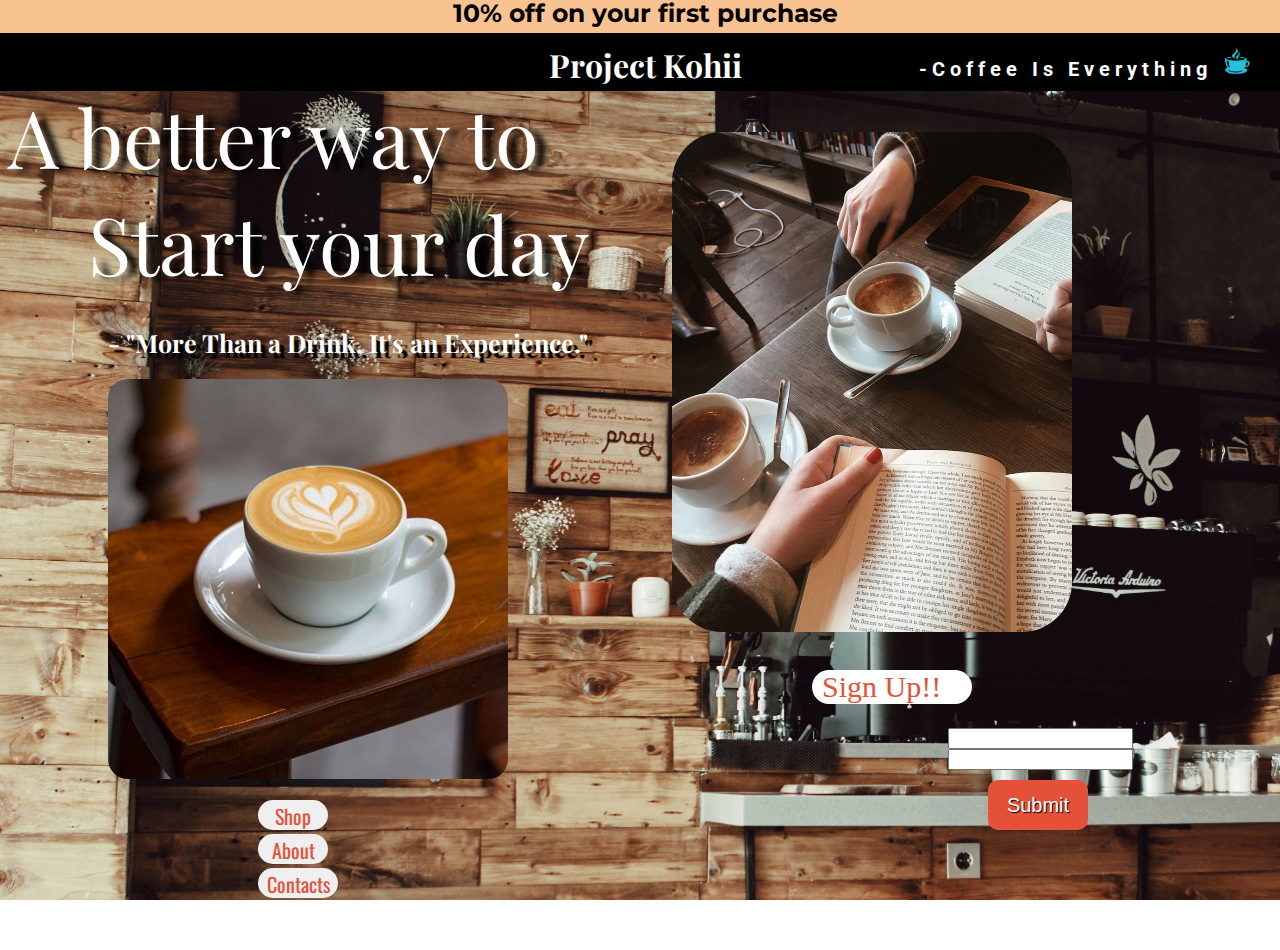
<file: index.html>
<!DOCTYPE html>

<html>


    <head>

        <title>Project Kohii</title>
        <link rel="stylesheet" href="style.css">
        <link rel="icon" href="Props.jpg">
    </head>
    
    <body>
        <h1 class="head">10% off on your first purchase</h1>
        <h1 class="black-box">Project Kohii
           <div class="header">-Coffee Is Everything
                <span class="image"><img  src="coffee-icon-png-13685.png" height="30"></span>
                
            </div>
            
        </h1>
        <img class="photo"src="Coffee aesthetic.jpg" height="500">

        <p class="start">A better way to
    Start your day</p>
    <b><p id="quote">- "More Than a Drink, It's an Experience."
        <img src="Props.jpg" height="400">   
    </p></b>
    <br>
         <p class="nav"> <button class="shop"><a href="shop.html">Shop</a></button><br><button class="about"><a href="about.html"> About</a> </button><br> <button class="contacts"><a href="contacts.html"> Contacts</a></button></p>
        
         <p class="sign_up">Sign Up!!</p><br>

             <div class="sign">
            <input type="email" minlength="3" maxlength="20" required><br>
            <input type="password" minlength="3" maxlength="20" required><br>
            <button class="submit">Submit</button>
            </div>
        


    </body>













</html>
</file>
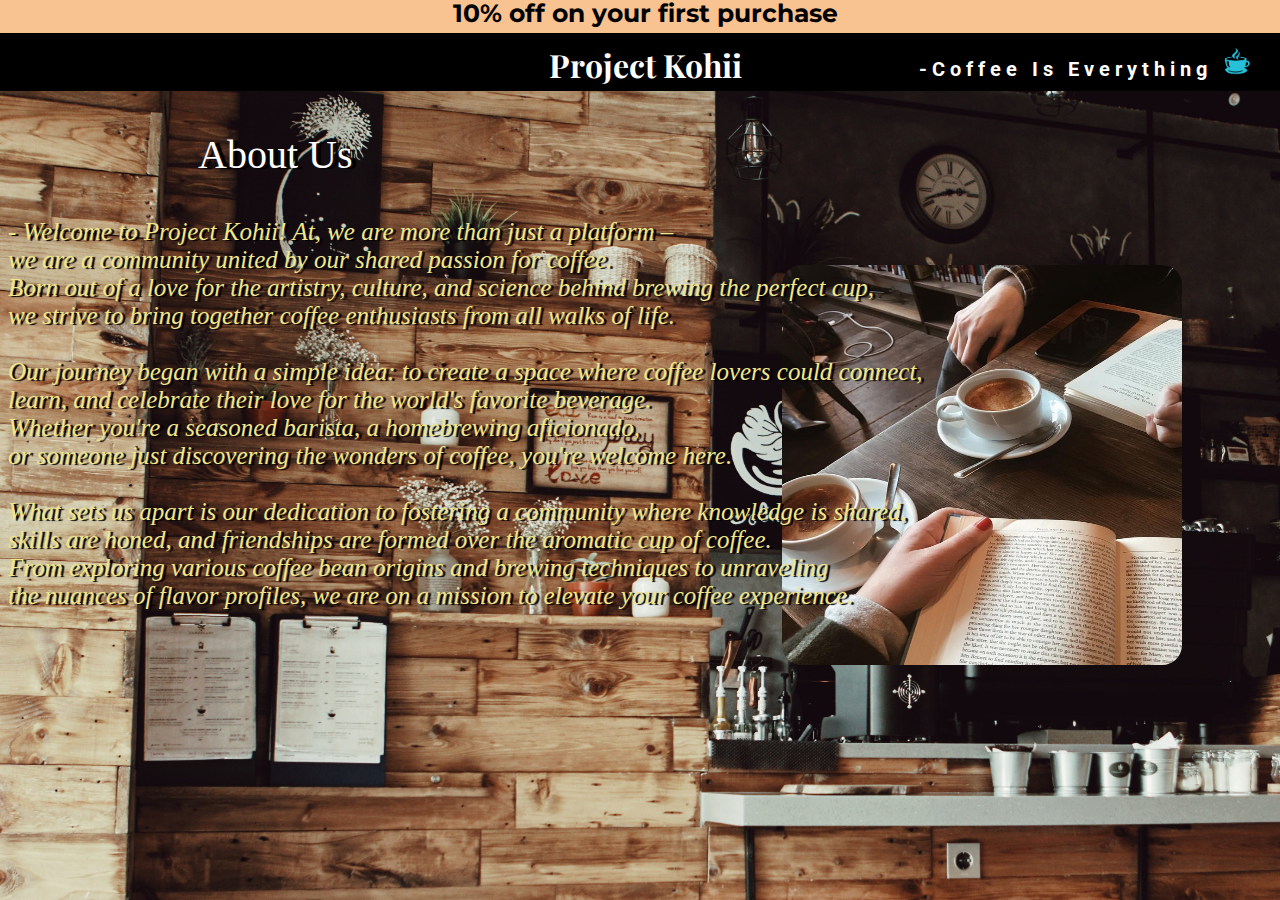
<file: about.html>
<!DOCTYPE html>

<html>

    <head>
        <title>Project Kohii</title>
        <link rel="stylesheet" href="about.css">
        <link rel="icon" href="Props.jpg">
    </head>


    <body>
        <h1 class="head">10% off on your first purchase</h1>
        <h1 class="black-box">Project Kohii
           <div class="header">-Coffee Is Everything
                <span class="image"><img  src="coffee-icon-png-13685.png" height="30"></span>
           </h1>
            </div>

            <p class="paragraph">About Us </p>
            <p class="about_us"> - Welcome to Project Kohii!

                At, we are more than just a platform – <br>we are a community united by our shared passion for coffee. <br>Born out of a love for the artistry, culture, and science behind brewing the perfect cup, <br>we strive to bring together coffee enthusiasts from all walks of life.<br><br>
                Our journey began with a simple idea: to create a space where coffee lovers could connect, <br>learn, and celebrate their love for the world's favorite beverage.<br> Whether you're a seasoned barista, a homebrewing aficionado,<br> or someone just discovering the wonders of coffee, you're welcome here.<br><br>

                What sets us apart is our dedication to fostering a community where knowledge is shared,<br> skills are honed, and friendships are formed over the aromatic cup of coffee.<br> From exploring various coffee bean origins and brewing techniques to unraveling<br> the nuances of flavor profiles, we are on a mission to elevate your coffee experience.
            </p>
            <img class="sidepic" src="Coffee aesthetic.jpg" height="400" width="400">

    </body>


</html>
</file>
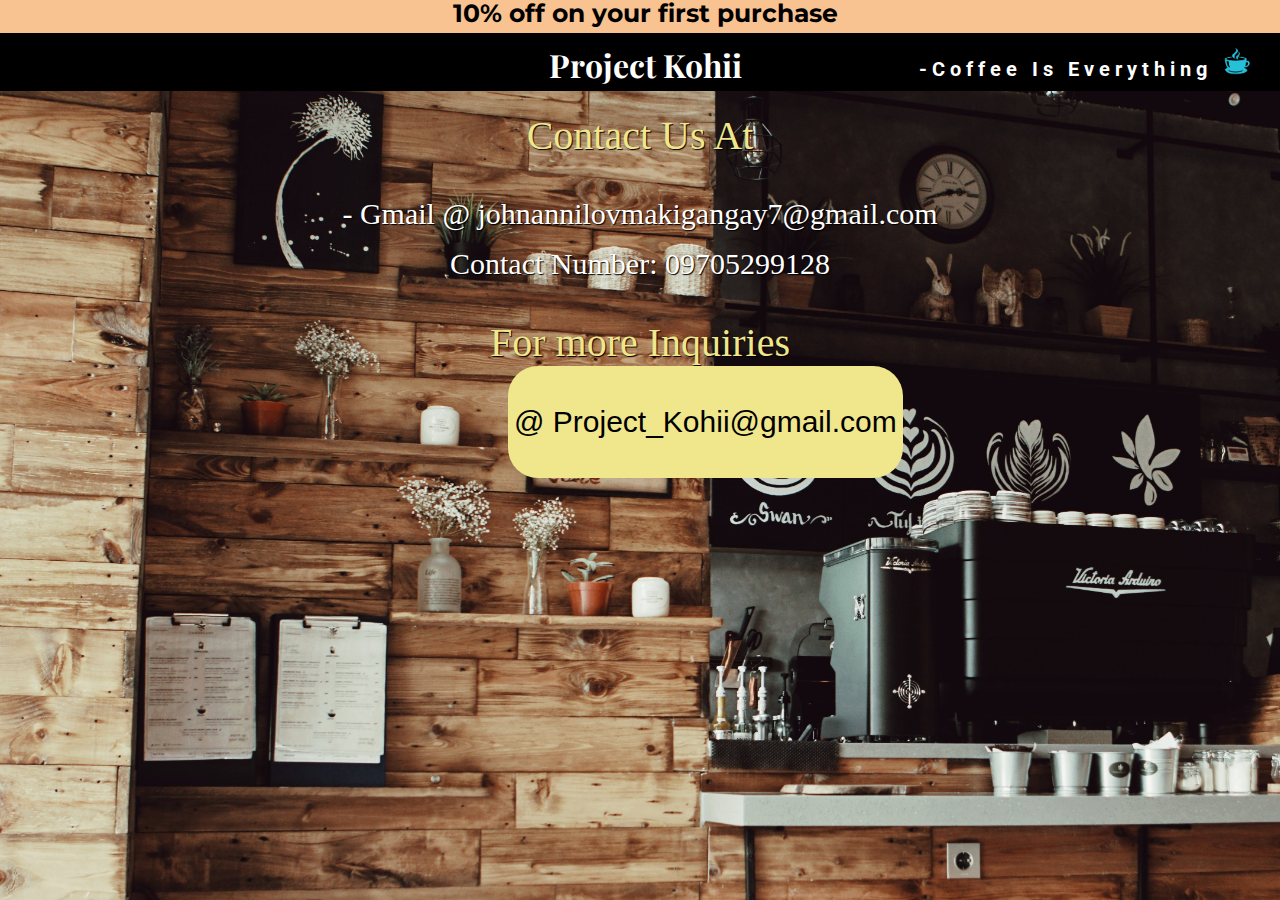
<file: contacts.html>
<!DOCTYPE html>

<html>

<html>
    <head>
             <title>Project Kohii</title>
            <link rel="stylesheet" href="contacts.css">
            <link rel="icon" href="Props.jpg">
    </head>

    <body>
        <h1 class="head">10% off on your first purchase</h1>
        <h1 class="black-box">Project Kohii
           <div class="header">-Coffee Is Everything
                <span class="image"><img  src="coffee-icon-png-13685.png" height="30"></span>
           </h1>
            </div>
            <div class="contact">
                Contact Us At
            </div>
            <p id="contact_us">- Gmail @ johnannilovmakigangay7@gmail.com<br>
                Contact Number: 09705299128<br>
                <div class="inquire">
                    For more Inquiries <br>
                </div>
              <button> <p> @ Project_Kohii@gmail.com</p></button>
            </p>


    </body>





</html>









</html>
</file>
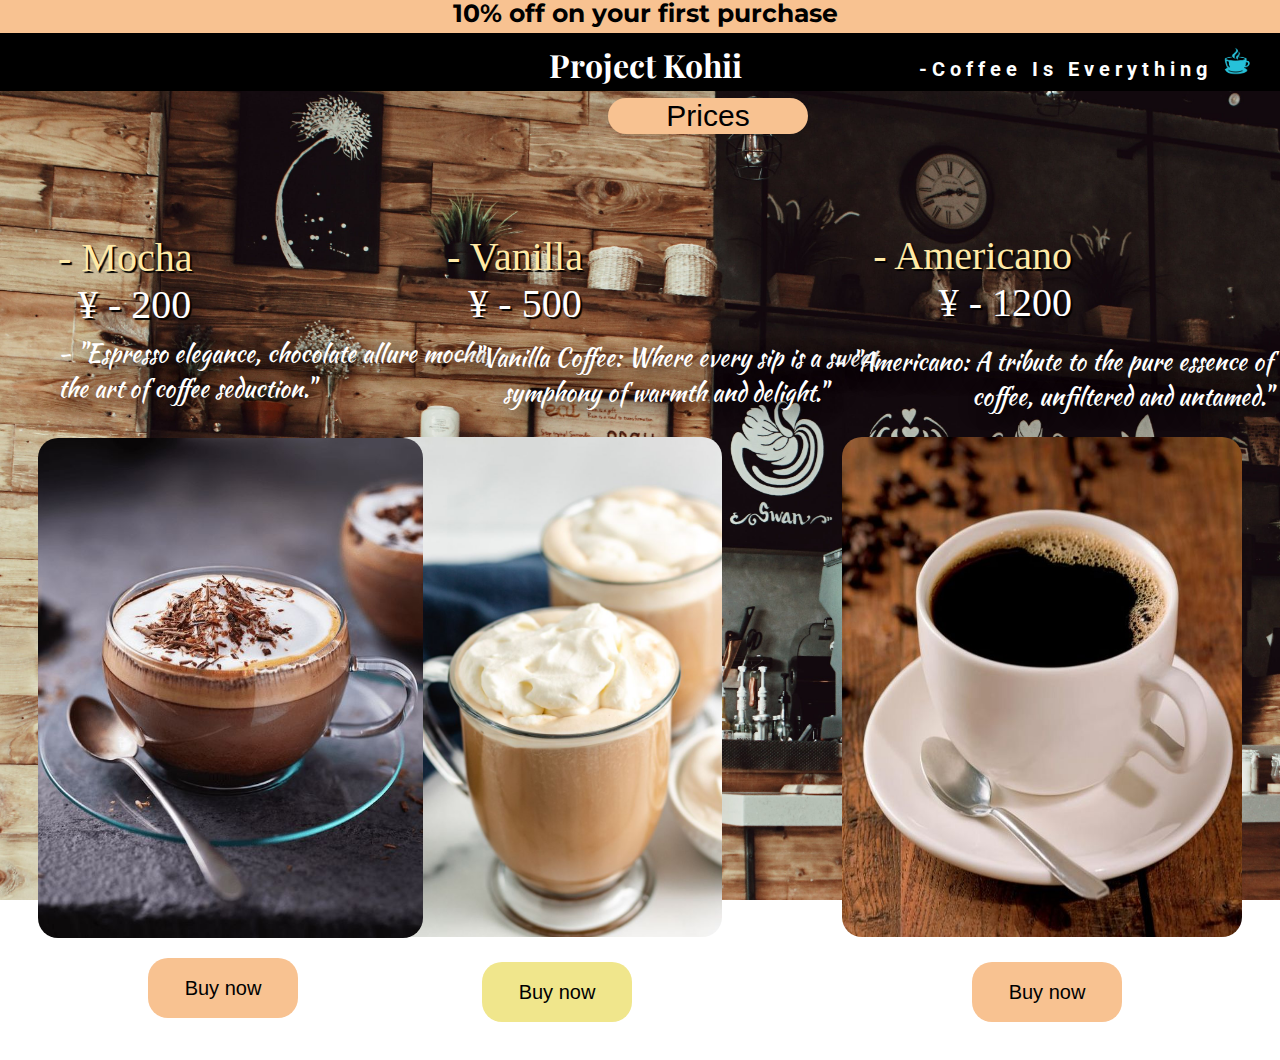
<file: shop.html>
<!DOCTYPE html>


<html>

    <head>

        <title>Project Kohii</title>
        <link rel="stylesheet" href="shop.css">
        <link rel="icon" href="Props.jpg">
    </head>

    <body>
        <h1 class="head">10% off on your first purchase</h1>
        <h1 class="black-box">Project Kohii
           <div class="header">-Coffee Is Everything
                <span class="image"><img  src="coffee-icon-png-13685.png" height="30"></span>
           </h1>
            </div>

            <button class="price">Prices</button>


            <div id="prices">
                <p>- Mocha <br>
                <span class="price1">&yen; - 200</span><br>
                
                
                </p>

                    <div class="container1"> 
                        <p>- Vanilla <br>
                            <span class="price1">&yen; - 500</span>
                </p> 
                            </div>

                            <div class="container2"> 
                                <p>- Americano <br>
                                    <span class="price1">&yen; - 1200</span>
                        </p> 
                                    </div>
            </div>
            <div class="quotess">
            <p>- "Espresso elegance, chocolate allure mocha,<br> the art of coffee seduction."</p>
            <p id="vanilla_quote">- "Vanilla Coffee: Where every sip is a sweet<br> symphony of warmth and delight."</p>
            <p id="americano_quote">- "Americano: A tribute to the pure essence of<br> coffee, unfiltered and untamed."</p>

            </div>


                <div class="page">
            <img class="mocha" src="mocha.jpg" height="500">
            <p><button class="b1">Buy now</button></p><br>
            <img class="vanilla"src="Vanilla.jpg" height="500">
            <button class="b2">Buy now</button>
            <img class="americano" src="Americano.jpg" height="500" width="400">
            <button class="b3">Buy now</button>
                    </div>
           
            
    </body>







</html>
</file>
<file: style.css>
@import url('https://fonts.googleapis.com/css2?family=Exo+2:wght@300&family=Kalnia:wght@300&family=Lato:wght@700&family=Oswald:wght@400;600&family=Rubik+Doodle+Shadow&display=swap');
@import url('https://fonts.googleapis.com/css2?family=Exo+2:wght@300&family=Kalnia:wght@300&family=Lato:wght@700&family=Oswald:wght@400;600&family=Roboto:wght@300&family=Rubik+Doodle+Shadow&display=swap');
@import url('https://fonts.googleapis.com/css2?family=Exo+2:wght@300&family=Kalnia:wght@300&family=Lato:wght@700&family=Oswald&family=Playfair+Display&family=Roboto:wght@300&family=Rubik+Doodle+Shadow&display=swap');
@import url('https://fonts.googleapis.com/css2?family=DM+Serif+Display:ital@1&family=Exo+2:wght@300&family=Kalnia:wght@300&family=Lato:wght@700&family=Oswald&family=Playfair+Display&family=Roboto:wght@300&family=Rubik+Doodle+Shadow&display=swap');
@import url('https://fonts.googleapis.com/css2?family=DM+Serif+Display:ital@1&family=Exo+2:wght@300&family=Kalnia:wght@300&family=Lato:wght@700&family=Montserrat:wght@100&family=Oswald&family=Playfair+Display&family=Roboto:wght@300&family=Rubik+Doodle+Shadow&display=swap');
body{
    background-image: url('background.jpg');
    background-size: cover;
    background-repeat: no-repeat;
    background-attachment: fixed;
}
h1{
    color: white;
    margin-top: -10px;
    margin-left: -10px;
    margin-right: -10px;
    padding-top: 10px;
    padding-bottom: 10px;
    padding-left: 10px;
    font-family: 'Playfair Display';
    background-color: black;
    text-align: center;
   
}
p{
    font-size: 20px;
    color: white;
    margin-top: -30px;
}

.photo{
    float: right;
    margin-right: 200px;
    border-radius: 50px;
}
ol{
    padding-left: 300px;
}
.header{
    color: white;
    text-align: center;
    font-family: 'Roboto';
    font-size: 20px;
    letter-spacing: 5px;
    margin-top: -60px;
    text-align: right;
    padding-right: 30px;
}
.start{
    white-space: pre;
    font-size: 80px;
    font-family: 'Oswald';
    text-shadow: 10px 3px 6px black;
    font-family: 'Playfair Display';
}
#quote{
    font-size: 25px;
    padding-left: 100px;
    margin-top: -50px;
    font-family: 'Playfair Display';
    text-shadow: 5px 5px 1px black;    
}
img{
    border-radius: 20px;
    margin-top: 20px;
}
.head{
background-color: #f8c291;
margin-bottom: -10px;
padding-top: 0px;
padding-bottom: 15px;
font-size: 25px;
color: black;
font-family: 'Montserrat';
}
.nav{
    font-size: 30px;
    padding-left: 250px;
    
}
.shop,.about,a{
    height: 30px;
    width: 70px;
    font-size: 20px;
    border-radius: 30px;
    font-family: 'Oswald';
    outline: none;
    border: none;
    color: #e55039;
    text-decoration: none;
}
.contacts{
    height: 30px;
    width: 80px;
    font-size: 20px;
    border-radius: 30px;
    font-family: 'Oswald';
    border: none;
    color: #e55039;
}
.shop:hover{
    color: black;
    background-color: khaki;
    
}
.about:hover{
    color: black;
    background-color: khaki;
}
.contacts:hover{
    color: black;
    background-color: khaki;
}

.sign_up{
    font-size: 30px;
    border-style: solid;
    background-color: white;
    width: 150px;
    padding-left: 10px;
    color: #e55039;
    float: right;
    margin-right: 300px;
    margin-top: -260px;
    border: none;
    border-radius: 20px;

}
.sign{
    margin-left: 940px;
    margin-top: -220px;   
}
.submit{
    margin-left: 40px;
    margin-top: 10px;
    font-size: 20px;
    border-radius: 10px;
    width: 100px;
    border: none;
    background-color: #e55039;
    color: white;
    height: 50px;
    text-shadow: 1px 1px 1px black;
    transition: 2s;
}
.submit:hover{
    background-color: aquamarine;
    color:  gray;
    width: 150px;
}
</file>
<file: about.css>
@import url('https://fonts.googleapis.com/css2?family=Exo+2:wght@300&family=Kalnia:wght@300&family=Lato:wght@700&family=Oswald:wght@400;600&family=Rubik+Doodle+Shadow&display=swap');
@import url('https://fonts.googleapis.com/css2?family=Exo+2:wght@300&family=Kalnia:wght@300&family=Lato:wght@700&family=Oswald:wght@400;600&family=Roboto:wght@300&family=Rubik+Doodle+Shadow&display=swap');
@import url('https://fonts.googleapis.com/css2?family=Exo+2:wght@300&family=Kalnia:wght@300&family=Lato:wght@700&family=Oswald&family=Playfair+Display&family=Roboto:wght@300&family=Rubik+Doodle+Shadow&display=swap');
@import url('https://fonts.googleapis.com/css2?family=DM+Serif+Display:ital@1&family=Exo+2:wght@300&family=Kalnia:wght@300&family=Lato:wght@700&family=Oswald&family=Playfair+Display&family=Roboto:wght@300&family=Rubik+Doodle+Shadow&display=swap');
@import url('https://fonts.googleapis.com/css2?family=DM+Serif+Display:ital@1&family=Exo+2:wght@300&family=Kalnia:wght@300&family=Lato:wght@700&family=Montserrat:wght@100&family=Oswald&family=Playfair+Display&family=Roboto:wght@300&family=Rubik+Doodle+Shadow&display=swap');
@import url('https://fonts.googleapis.com/css2?family=DM+Serif+Display:ital@1&family=Exo+2:wght@300&family=Kalnia:wght@300&family=Kaushan+Script&family=Lato:wght@700&family=Montserrat:wght@100&family=Oswald&family=Playfair+Display&family=Roboto:wght@300&family=Rubik+Doodle+Shadow&display=swap');
@import url('https://fonts.googleapis.com/css2?family=Exo+2:wght@300&family=Kalnia:wght@300&family=Lato:wght@700&family=Oswald:wght@400;600&family=Rubik+Doodle+Shadow&display=swap');
@import url('https://fonts.googleapis.com/css2?family=Exo+2:wght@300&family=Kalnia:wght@300&family=Lato:wght@700&family=Oswald:wght@400;600&family=Roboto:wght@300&family=Rubik+Doodle+Shadow&display=swap');
@import url('https://fonts.googleapis.com/css2?family=Exo+2:wght@300&family=Kalnia:wght@300&family=Lato:wght@700&family=Oswald&family=Playfair+Display&family=Roboto:wght@300&family=Rubik+Doodle+Shadow&display=swap');
@import url('https://fonts.googleapis.com/css2?family=DM+Serif+Display:ital@1&family=Exo+2:wght@300&family=Kalnia:wght@300&family=Lato:wght@700&family=Oswald&family=Playfair+Display&family=Roboto:wght@300&family=Rubik+Doodle+Shadow&display=swap');
@import url('https://fonts.googleapis.com/css2?family=DM+Serif+Display:ital@1&family=Exo+2:wght@300&family=Kalnia:wght@300&family=Lato:wght@700&family=Montserrat:wght@100&family=Oswald&family=Playfair+Display&family=Roboto:wght@300&family=Rubik+Doodle+Shadow&display=swap');
@import url('https://fonts.googleapis.com/css2?family=DM+Serif+Display:ital@1&family=Exo+2:wght@300&family=Kalnia:wght@300&family=Kaushan+Script&family=Lato:wght@700&family=Montserrat:wght@100&family=Oswald&family=Playfair+Display&family=Roboto:wght@300&family=Rubik+Doodle+Shadow&display=swap');
body{
    background-image: url('background.jpg');
    background-size: cover;
    background-repeat: no-repeat;
    background-attachment: fixed;
   
}
h1{
    color: white;
    margin-top: -10px;
    margin-left: -10px;
    margin-right: -10px;
    padding-top: 10px;
    padding-bottom: 10px;
    padding-left: 10px;
    font-family: 'Playfair Display';
    background-color: black;
    text-align: center;
   
}


.header{
    color: white;
    text-align: center;
    font-family: 'Roboto';
    font-size: 20px;
    letter-spacing: 5px;
    margin-top: -60px;
    text-align: right;
    padding-right: 30px;
}

img{
    border-radius: 20px;
    margin-top: 20px;
}
.head{
background-color: #f8c291;
margin-bottom: -10px;
padding-top: 0px;
padding-bottom: 15px;
font-size: 25px;
color: black;
font-family: 'Montserrat';
}
.paragraph{
    font-size: 40px;
    margin-left: 190px;
    text-shadow: 5px 1px 1px black;
    color: white;
}
.about_us{
    font-size: 25px;
    color: khaki;
    font-style: italic; 
    text-shadow: 3px 1px 1px black;
    
}
.sidepic{
    float: right;
    margin-right: 90px;
    margin-top: -370px;
}
</file>
<file: contacts.css>
@import url('https://fonts.googleapis.com/css2?family=Exo+2:wght@300&family=Kalnia:wght@300&family=Lato:wght@700&family=Oswald:wght@400;600&family=Rubik+Doodle+Shadow&display=swap');
@import url('https://fonts.googleapis.com/css2?family=Exo+2:wght@300&family=Kalnia:wght@300&family=Lato:wght@700&family=Oswald:wght@400;600&family=Roboto:wght@300&family=Rubik+Doodle+Shadow&display=swap');
@import url('https://fonts.googleapis.com/css2?family=Exo+2:wght@300&family=Kalnia:wght@300&family=Lato:wght@700&family=Oswald&family=Playfair+Display&family=Roboto:wght@300&family=Rubik+Doodle+Shadow&display=swap');
@import url('https://fonts.googleapis.com/css2?family=DM+Serif+Display:ital@1&family=Exo+2:wght@300&family=Kalnia:wght@300&family=Lato:wght@700&family=Oswald&family=Playfair+Display&family=Roboto:wght@300&family=Rubik+Doodle+Shadow&display=swap');
@import url('https://fonts.googleapis.com/css2?family=DM+Serif+Display:ital@1&family=Exo+2:wght@300&family=Kalnia:wght@300&family=Lato:wght@700&family=Montserrat:wght@100&family=Oswald&family=Playfair+Display&family=Roboto:wght@300&family=Rubik+Doodle+Shadow&display=swap');
@import url('https://fonts.googleapis.com/css2?family=DM+Serif+Display:ital@1&family=Exo+2:wght@300&family=Kalnia:wght@300&family=Kaushan+Script&family=Lato:wght@700&family=Montserrat:wght@100&family=Oswald&family=Playfair+Display&family=Roboto:wght@300&family=Rubik+Doodle+Shadow&display=swap');
@import url('https://fonts.googleapis.com/css2?family=Exo+2:wght@300&family=Kalnia:wght@300&family=Lato:wght@700&family=Oswald:wght@400;600&family=Rubik+Doodle+Shadow&display=swap');
@import url('https://fonts.googleapis.com/css2?family=Exo+2:wght@300&family=Kalnia:wght@300&family=Lato:wght@700&family=Oswald:wght@400;600&family=Roboto:wght@300&family=Rubik+Doodle+Shadow&display=swap');
@import url('https://fonts.googleapis.com/css2?family=Exo+2:wght@300&family=Kalnia:wght@300&family=Lato:wght@700&family=Oswald&family=Playfair+Display&family=Roboto:wght@300&family=Rubik+Doodle+Shadow&display=swap');
@import url('https://fonts.googleapis.com/css2?family=DM+Serif+Display:ital@1&family=Exo+2:wght@300&family=Kalnia:wght@300&family=Lato:wght@700&family=Oswald&family=Playfair+Display&family=Roboto:wght@300&family=Rubik+Doodle+Shadow&display=swap');
@import url('https://fonts.googleapis.com/css2?family=DM+Serif+Display:ital@1&family=Exo+2:wght@300&family=Kalnia:wght@300&family=Lato:wght@700&family=Montserrat:wght@100&family=Oswald&family=Playfair+Display&family=Roboto:wght@300&family=Rubik+Doodle+Shadow&display=swap');
@import url('https://fonts.googleapis.com/css2?family=DM+Serif+Display:ital@1&family=Exo+2:wght@300&family=Kalnia:wght@300&family=Kaushan+Script&family=Lato:wght@700&family=Montserrat:wght@100&family=Oswald&family=Playfair+Display&family=Roboto:wght@300&family=Rubik+Doodle+Shadow&display=swap');
body{
    background-image: url('background.jpg');
    background-size: cover;
    background-repeat: no-repeat;
    background-attachment: fixed;
   
}
h1{
    color: white;
    margin-top: -10px;
    margin-left: -10px;
    margin-right: -10px;
    padding-top: 10px;
    padding-bottom: 10px;
    padding-left: 10px;
    font-family: 'Playfair Display';
    background-color: black;
    text-align: center;
   
}


.header{
    color: white;
    text-align: center;
    font-family: 'Roboto';
    font-size: 20px;
    letter-spacing: 5px;
    margin-top: -60px;
    text-align: right;
    padding-right: 30px;
}

img{
    border-radius: 20px;
    margin-top: 20px;
}
.head{
background-color: #f8c291;
margin-bottom: -10px;
padding-top: 0px;
padding-bottom: 15px;
font-size: 25px;
color: black;
font-family: 'Montserrat';
}
.contact{
    text-align: center;
    font-size: 40px;
    color: khaki;
    text-shadow: 1px 1px 1px black;
}
p{
    color: black;
    text-align: center;
    font-size: 30px;
    
    line-height: 50px;
}
.inquire{
    text-align: center;
    font-size: 40px;
    color: khaki;
    text-shadow: 1px 1px 1px black;
}
button{
    margin-left: 500px;
    background: khaki;
    border-radius: 30px;
    border: none;
}
#contact_us{
    color: white;
    text-align: center;
    font-size: 30px;
    text-shadow: 1px 1px 1px black;
    line-height: 50px;
}
</file>
<file: shop.css>
@import url('https://fonts.googleapis.com/css2?family=Exo+2:wght@300&family=Kalnia:wght@300&family=Lato:wght@700&family=Oswald:wght@400;600&family=Rubik+Doodle+Shadow&display=swap');
@import url('https://fonts.googleapis.com/css2?family=Exo+2:wght@300&family=Kalnia:wght@300&family=Lato:wght@700&family=Oswald:wght@400;600&family=Roboto:wght@300&family=Rubik+Doodle+Shadow&display=swap');
@import url('https://fonts.googleapis.com/css2?family=Exo+2:wght@300&family=Kalnia:wght@300&family=Lato:wght@700&family=Oswald&family=Playfair+Display&family=Roboto:wght@300&family=Rubik+Doodle+Shadow&display=swap');
@import url('https://fonts.googleapis.com/css2?family=DM+Serif+Display:ital@1&family=Exo+2:wght@300&family=Kalnia:wght@300&family=Lato:wght@700&family=Oswald&family=Playfair+Display&family=Roboto:wght@300&family=Rubik+Doodle+Shadow&display=swap');
@import url('https://fonts.googleapis.com/css2?family=DM+Serif+Display:ital@1&family=Exo+2:wght@300&family=Kalnia:wght@300&family=Lato:wght@700&family=Montserrat:wght@100&family=Oswald&family=Playfair+Display&family=Roboto:wght@300&family=Rubik+Doodle+Shadow&display=swap');
@import url('https://fonts.googleapis.com/css2?family=DM+Serif+Display:ital@1&family=Exo+2:wght@300&family=Kalnia:wght@300&family=Kaushan+Script&family=Lato:wght@700&family=Montserrat:wght@100&family=Oswald&family=Playfair+Display&family=Roboto:wght@300&family=Rubik+Doodle+Shadow&display=swap');
body{
    background-image: url('background.jpg');
    background-size: cover;
    background-repeat: no-repeat;
    background-attachment: fixed;
   
}
h1{
    color: white;
    margin-top: -10px;
    margin-left: -10px;
    margin-right: -10px;
    padding-top: 10px;
    padding-bottom: 10px;
    padding-left: 10px;
    font-family: 'Playfair Display';
    background-color: black;
    text-align: center;
   
}


.header{
    color: white;
    text-align: center;
    font-family: 'Roboto';
    font-size: 20px;
    letter-spacing: 5px;
    margin-top: -60px;
    text-align: right;
    padding-right: 30px;
}
.start{
    white-space: pre;
    font-size: 80px;
    font-family: 'Oswald';
    text-shadow: 10px 3px 6px black;
    font-family: 'Playfair Display';
}
#quote{
    font-size: 25px;
    padding-left: 100px;
    margin-top: -50px;
    font-family: 'Playfair Display';
    text-shadow: 5px 5px 4px black;    
}
img{
    border-radius: 20px;
    margin-top: 20px;
}
.head{
background-color: #f8c291;
margin-bottom: -10px;
padding-top: 0px;
padding-bottom: 15px;
font-size: 25px;
color: black;
font-family: 'Montserrat';
}
.mocha{
    margin-left: 30px;
}
.vanilla{
    float: right;
    margin-top: -615px;
    margin-right: 550px;
}
.americano{
    float: right;
    margin-top: -615px;
    margin-right: 30px;
}
.b1{
    margin-left: 140px;
    font-size: 20px;
    border-radius: 20px;
    height: 60px;
    width: 150px;
    background: #f8c291;
    border: none;
    
}
.b1:hover{
    background-color: #82ccdd;
    transition: 0.8s;
    
}
.b2{
    margin-top: -90px;
    margin-right: 640px;
    border-radius: 20px;
    border: none;
    height: 60px;
    width: 150px;
    font-size: 20px;
    float: right;
    background: khaki;
}
.b2:hover{
    background-color: #FDA7DF;
    transition: 0.8s;
}
.b3{
    border-radius: 20px;
    height: 60px;
    width: 150px;
    background: #f8c291;
    border: none;
    font-size: 20px;
    float: right;
    margin-top: -90px;
    margin-right: 150px;
}
.b3:hover{
    background-color: #ED4C67;
    transition: 0.8s;
}
div{
    margin-top: 100px;
}
.price{
    text-align: center;
    font-size: 30px;
    color: black;
    margin-top: -20px;
    margin-left: 600px;
    border-radius: 20px;
    width: 200px;
    border: none;
    background-color: #f8c291;
}
#prices{
    padding-left: 50px;
    font-size: 40px;
    color: #ffeaa7;
    text-shadow: 2px 2px 1px black;
}
.price1{
    padding-left: 20px;
    font-size: 40px;
    color: white;
    text-shadow: 2px 2px 1px black;
}

.page{
    margin-top: -20px;
}
.container1{
    text-align: center;
    margin-top: -135px;
    padding-right: 300px;
}
.container2{
    text-align: right;
    padding-right: 200px;
    margin-top: -135px;
}
.quotess{
    color: white;
    font-size: 24px;
    font-family: 'Kaushan Script';
    margin-top: -30px;
    padding-left: 50px;
    text-shadow: 5px 5px 20px black;
}
#vanilla_quote{
    text-align: center;
    margin-top: -90px;
}
#americano_quote{
    text-align: right;
    margin-top: -90px;
}
</file>
